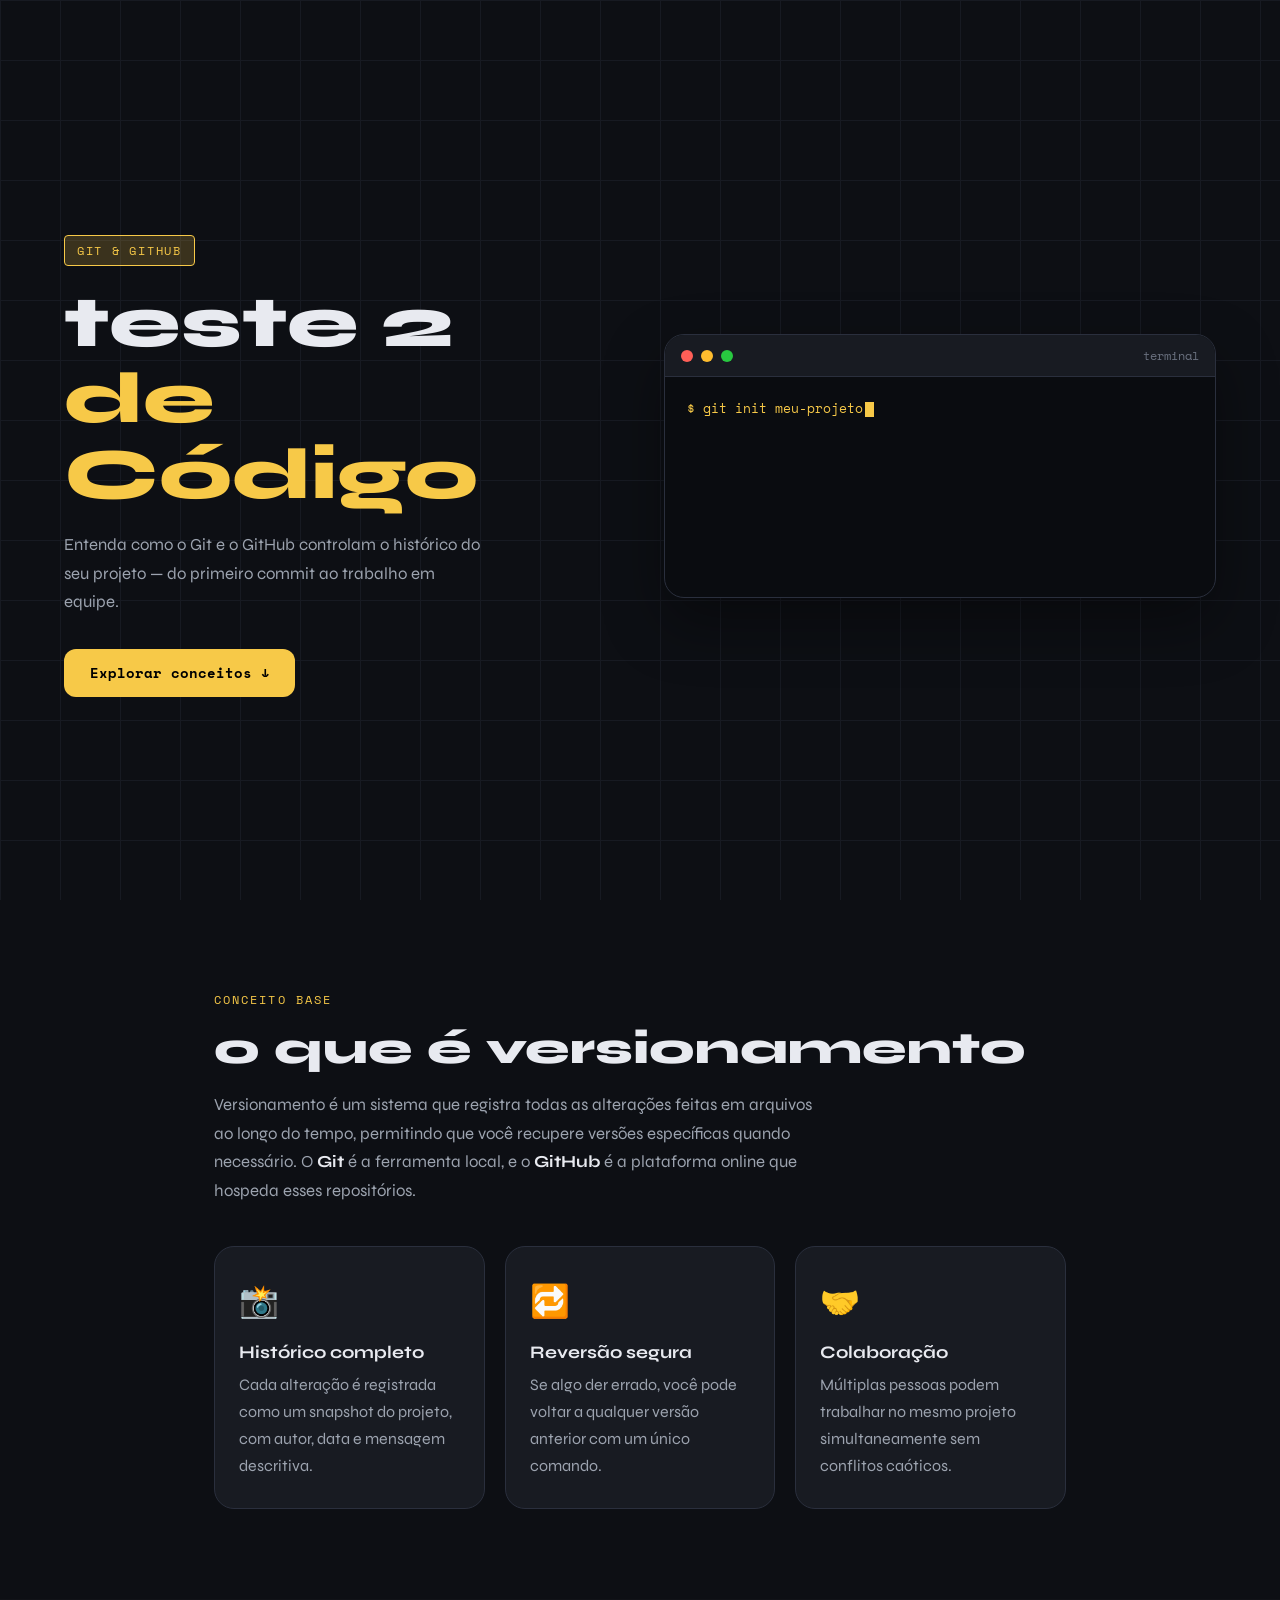
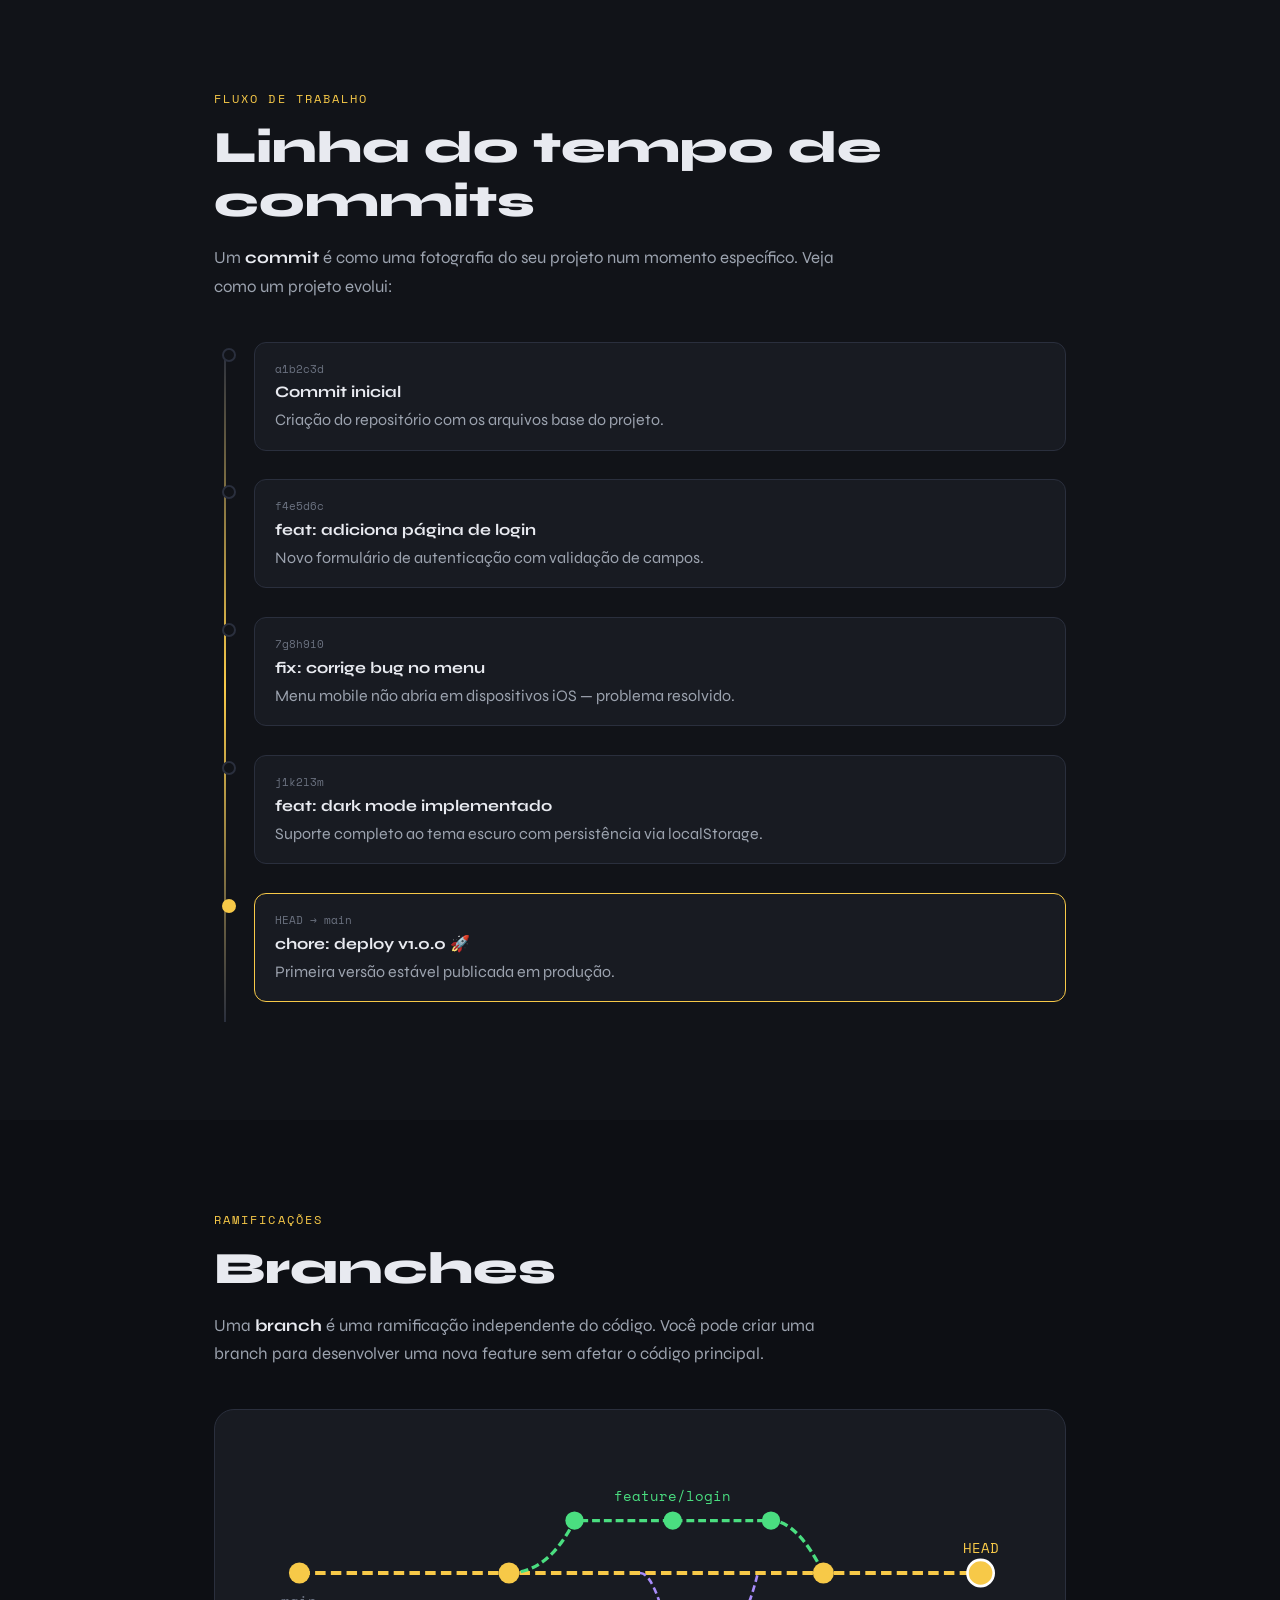
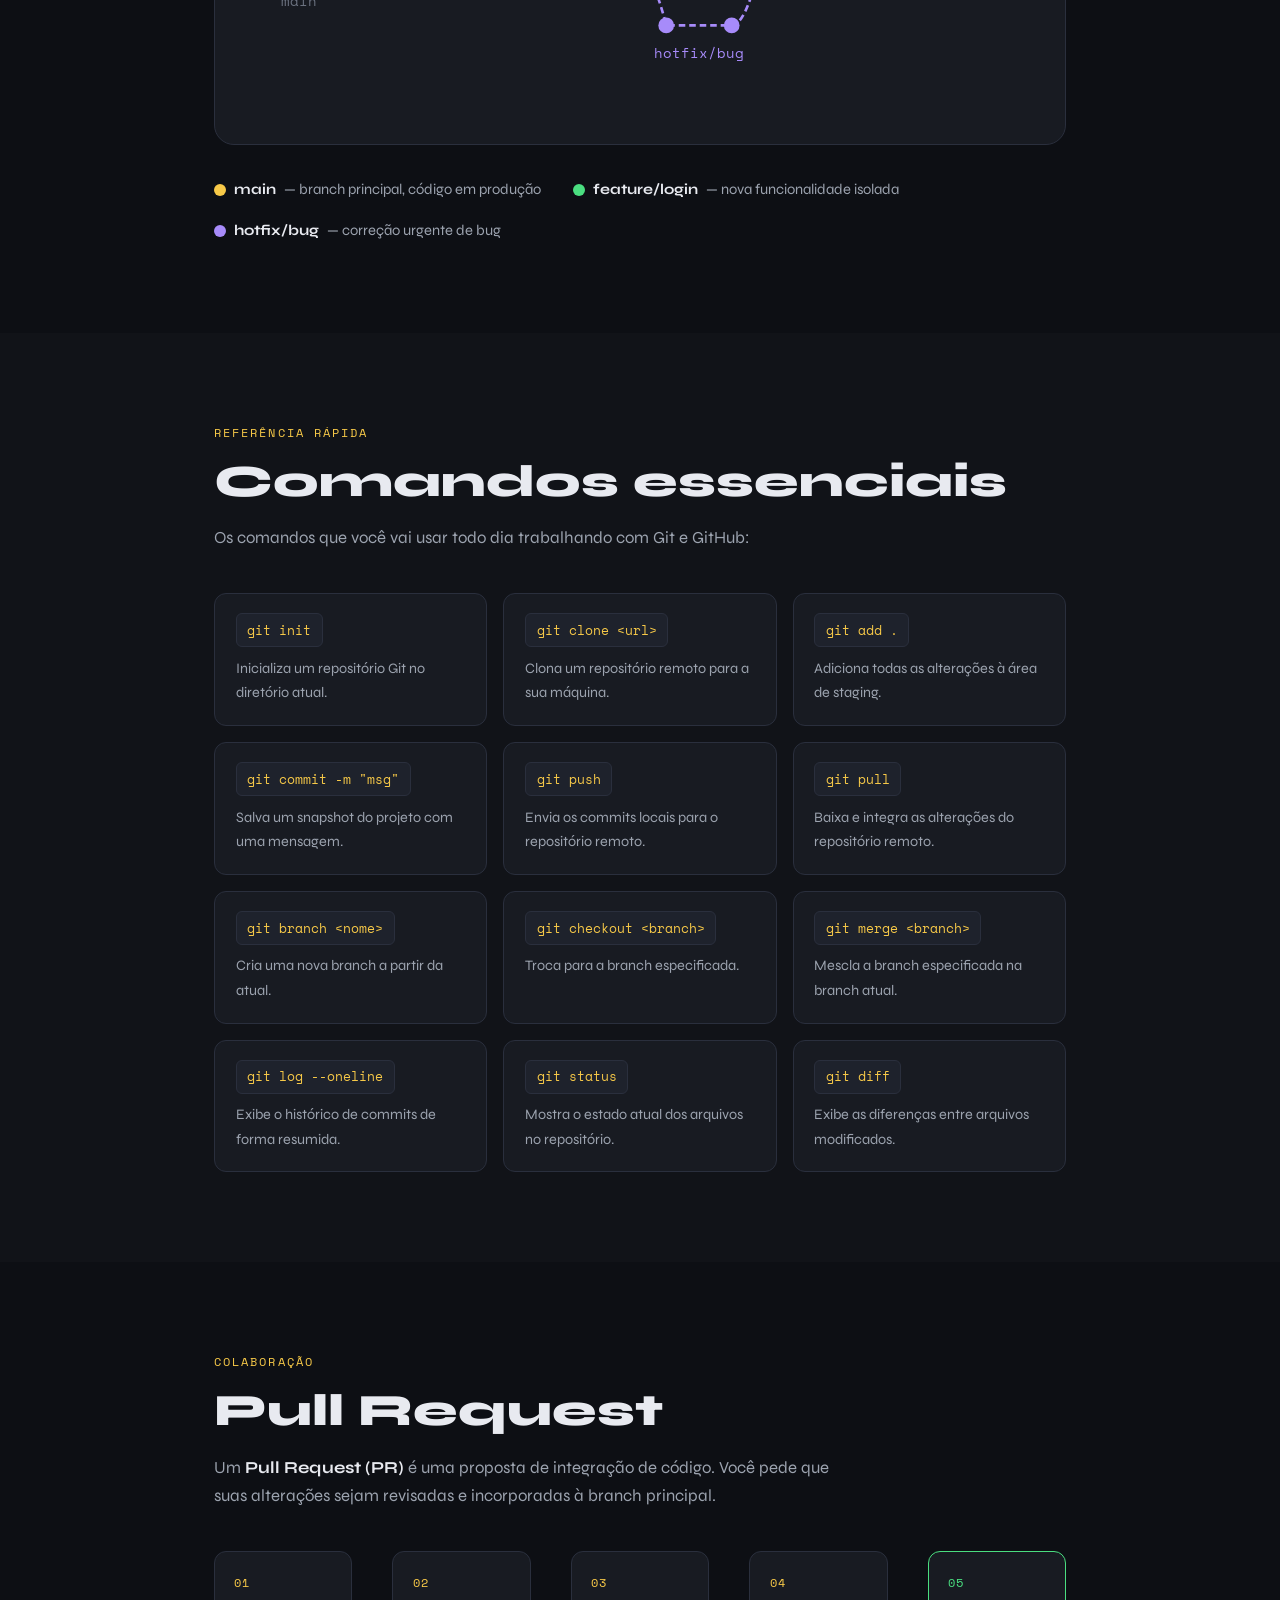
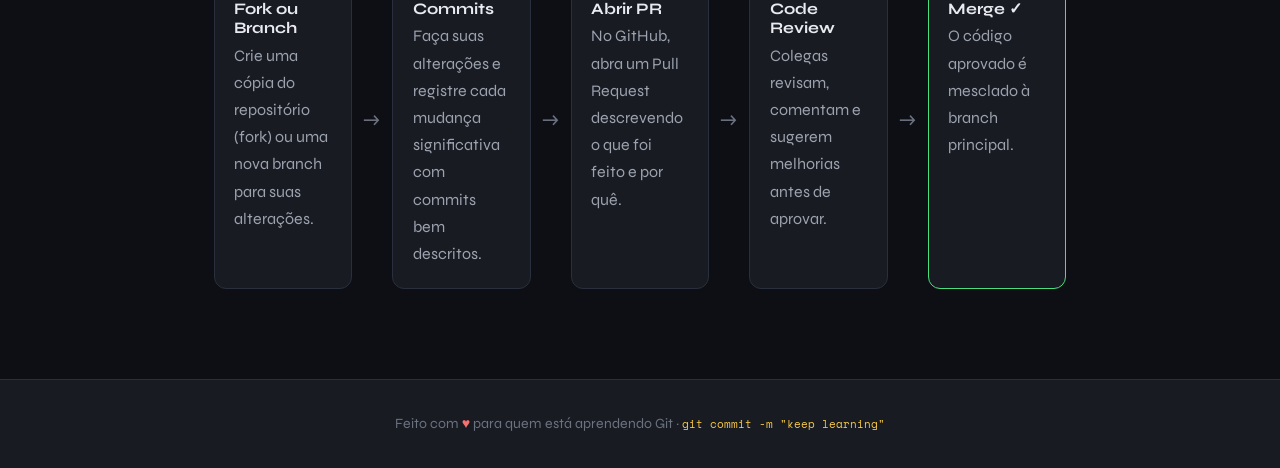
<file: index.html>
<!DOCTYPE html>
<html lang="pt-BR">
<head>
  <meta charset="UTF-8" />
  <meta name="viewport" content="width=device-width, initial-scale=1.0" />
  <title>Versionamento no GitHub</title>
  <link rel="preconnect" href="https://fonts.googleapis.com">
  <link href="https://fonts.googleapis.com/css2?family=Space+Mono:wght@400;700&family=Syne:wght@400;700;800&display=swap" rel="stylesheet">
  <link rel="stylesheet" href="style.css" />
</head>
<body>

  <!-- HERO -->
  <header class="hero">
    <div class="hero-bg-grid"></div>
    <div class="hero-content">
      <div class="badge">git & github</div>
      <h1 class="hero-title">
        teste 2<br/>
        <span class="accent">de Código</span>
      </h1>
      <p class="hero-sub">Entenda como o Git e o GitHub controlam o histórico do seu projeto — do primeiro commit ao trabalho em equipe.</p>
      <a href="#conceitos" class="btn-hero">Explorar conceitos ↓</a>
    </div>
    <div class="hero-terminal" aria-hidden="true">
      <div class="terminal-bar">
        <span class="dot red"></span><span class="dot yellow"></span><span class="dot green"></span>
        <span class="terminal-title">terminal</span>
      </div>
      <div class="terminal-body" id="terminal-body"></div>
    </div>
  </header>

  <!-- O QUE É VERSIONAMENTO -->
  <section class="section" id="conceitos">
    <div class="container">
      <div class="section-label">conceito base</div>
      <h2>o que é versionamento</h2>
      <p class="section-desc">Versionamento é um sistema que registra todas as alterações feitas em arquivos ao longo do tempo, permitindo que você recupere versões específicas quando necessário. O <strong>Git</strong> é a ferramenta local, e o <strong>GitHub</strong> é a plataforma online que hospeda esses repositórios.</p>

      <div class="cards-grid">
        <div class="card" data-delay="0">
          <div class="card-icon">📸</div>
          <h3>Histórico completo</h3>
          <p>Cada alteração é registrada como um snapshot do projeto, com autor, data e mensagem descritiva.</p>
        </div>
        <div class="card" data-delay="100">
          <div class="card-icon">🔁</div>
          <h3>Reversão segura</h3>
          <p>Se algo der errado, você pode voltar a qualquer versão anterior com um único comando.</p>
        </div>
        <div class="card" data-delay="200">
          <div class="card-icon">🤝</div>
          <h3>Colaboração</h3>
          <p>Múltiplas pessoas podem trabalhar no mesmo projeto simultaneamente sem conflitos caóticos.</p>
        </div>
      </div>
    </div>
  </section>

  <!-- LINHA DO TEMPO DE COMMITS -->
  <section class="section section-dark" id="commits">
    <div class="container">
      <div class="section-label">fluxo de trabalho</div>
      <h2>Linha do tempo de commits</h2>
      <p class="section-desc">Um <strong>commit</strong> é como uma fotografia do seu projeto num momento específico. Veja como um projeto evolui:</p>

      <div class="timeline" id="timeline">
        <div class="timeline-line"></div>
        <div class="timeline-item" data-index="0">
          <div class="t-dot"></div>
          <div class="t-card">
            <span class="t-hash">a1b2c3d</span>
            <h4>Commit inicial</h4>
            <p>Criação do repositório com os arquivos base do projeto.</p>
          </div>
        </div>
        <div class="timeline-item" data-index="1">
          <div class="t-dot"></div>
          <div class="t-card">
            <span class="t-hash">f4e5d6c</span>
            <h4>feat: adiciona página de login</h4>
            <p>Novo formulário de autenticação com validação de campos.</p>
          </div>
        </div>
        <div class="timeline-item" data-index="2">
          <div class="t-dot"></div>
          <div class="t-card">
            <span class="t-hash">7g8h9i0</span>
            <h4>fix: corrige bug no menu</h4>
            <p>Menu mobile não abria em dispositivos iOS — problema resolvido.</p>
          </div>
        </div>
        <div class="timeline-item" data-index="3">
          <div class="t-dot"></div>
          <div class="t-card">
            <span class="t-hash">j1k2l3m</span>
            <h4>feat: dark mode implementado</h4>
            <p>Suporte completo ao tema escuro com persistência via localStorage.</p>
          </div>
        </div>
        <div class="timeline-item" data-index="4">
          <div class="t-dot active"></div>
          <div class="t-card t-card-active">
            <span class="t-hash">HEAD → main</span>
            <h4>chore: deploy v1.0.0 🚀</h4>
            <p>Primeira versão estável publicada em produção.</p>
          </div>
        </div>
      </div>
    </div>
  </section>

  <!-- BRANCHES -->
  <section class="section" id="branches">
    <div class="container">
      <div class="section-label">ramificações</div>
      <h2>Branches</h2>
      <p class="section-desc">Uma <strong>branch</strong> é uma ramificação independente do código. Você pode criar uma branch para desenvolver uma nova feature sem afetar o código principal.</p>

      <div class="branch-visual">
        <div class="branch-svg-wrap">
          <svg viewBox="0 0 600 200" xmlns="http://www.w3.org/2000/svg" class="branch-svg">
            <!-- main line -->
            <line x1="40" y1="100" x2="560" y2="100" stroke="var(--accent)" stroke-width="3" stroke-dasharray="8 4"/>
            <!-- feature branch -->
            <path d="M 200 100 Q 230 100 250 60 L 400 60 Q 420 60 440 100" stroke="var(--green)" stroke-width="2.5" fill="none" stroke-dasharray="6 3"/>
            <!-- hotfix branch -->
            <path d="M 300 100 Q 310 100 320 140 L 370 140 Q 380 140 390 100" stroke="var(--purple)" stroke-width="2" fill="none" stroke-dasharray="5 3"/>
            <!-- dots main -->
            <circle cx="40" cy="100" r="8" fill="var(--accent)"/>
            <circle cx="200" cy="100" r="8" fill="var(--accent)"/>
            <circle cx="440" cy="100" r="8" fill="var(--accent)"/>
            <circle cx="560" cy="100" r="10" fill="var(--accent)" stroke="white" stroke-width="2"/>
            <!-- dots feature -->
            <circle cx="250" cy="60" r="7" fill="var(--green)"/>
            <circle cx="325" cy="60" r="7" fill="var(--green)"/>
            <circle cx="400" cy="60" r="7" fill="var(--green)"/>
            <!-- dots hotfix -->
            <circle cx="320" cy="140" r="6" fill="var(--purple)"/>
            <circle cx="370" cy="140" r="6" fill="var(--purple)"/>
            <!-- labels -->
            <text x="40" y="125" fill="var(--text-muted)" font-size="11" font-family="Space Mono" text-anchor="middle">main</text>
            <text x="325" y="45" fill="var(--green)" font-size="11" font-family="Space Mono" text-anchor="middle">feature/login</text>
            <text x="345" y="165" fill="var(--purple)" font-size="11" font-family="Space Mono" text-anchor="middle">hotfix/bug</text>
            <text x="560" y="85" fill="var(--accent)" font-size="11" font-family="Space Mono" text-anchor="middle">HEAD</text>
          </svg>
        </div>

        <div class="branch-legend">
          <div class="legend-item"><span class="legend-dot" style="background:var(--accent)"></span> <strong>main</strong> — branch principal, código em produção</div>
          <div class="legend-item"><span class="legend-dot" style="background:var(--green)"></span> <strong>feature/login</strong> — nova funcionalidade isolada</div>
          <div class="legend-item"><span class="legend-dot" style="background:var(--purple)"></span> <strong>hotfix/bug</strong> — correção urgente de bug</div>
        </div>
      </div>
    </div>
  </section>

  <!-- COMANDOS ESSENCIAIS -->
  <section class="section section-dark" id="comandos">
    <div class="container">
      <div class="section-label">referência rápida</div>
      <h2>Comandos essenciais</h2>
      <p class="section-desc">Os comandos que você vai usar todo dia trabalhando com Git e GitHub:</p>

      <div class="commands-grid" id="commands-grid">
        <!-- preenchido por JS -->
      </div>
    </div>
  </section>

  <!-- FLUXO PULL REQUEST -->
  <section class="section" id="pr">
    <div class="container">
      <div class="section-label">colaboração</div>
      <h2>Pull Request</h2>
      <p class="section-desc">Um <strong>Pull Request (PR)</strong> é uma proposta de integração de código. Você pede que suas alterações sejam revisadas e incorporadas à branch principal.</p>

      <div class="pr-steps">
        <div class="pr-step">
          <div class="pr-num">01</div>
          <div class="pr-info">
            <h4>Fork ou Branch</h4>
            <p>Crie uma cópia do repositório (fork) ou uma nova branch para suas alterações.</p>
          </div>
        </div>
        <div class="pr-arrow">→</div>
        <div class="pr-step">
          <div class="pr-num">02</div>
          <div class="pr-info">
            <h4>Commits</h4>
            <p>Faça suas alterações e registre cada mudança significativa com commits bem descritos.</p>
          </div>
        </div>
        <div class="pr-arrow">→</div>
        <div class="pr-step">
          <div class="pr-num">03</div>
          <div class="pr-info">
            <h4>Abrir PR</h4>
            <p>No GitHub, abra um Pull Request descrevendo o que foi feito e por quê.</p>
          </div>
        </div>
        <div class="pr-arrow">→</div>
        <div class="pr-step">
          <div class="pr-num">04</div>
          <div class="pr-info">
            <h4>Code Review</h4>
            <p>Colegas revisam, comentam e sugerem melhorias antes de aprovar.</p>
          </div>
        </div>
        <div class="pr-arrow">→</div>
        <div class="pr-step pr-step-final">
          <div class="pr-num">05</div>
          <div class="pr-info">
            <h4>Merge ✓</h4>
            <p>O código aprovado é mesclado à branch principal.</p>
          </div>
        </div>
      </div>
    </div>
  </section>

  <!-- FOOTER -->
  <footer class="footer">
    <div class="container">
      <p>Feito com <span class="heart">♥</span> para quem está aprendendo Git · <span class="mono">git commit -m "keep learning"</span></p>
    </div>
  </footer>

  <script src="script.js"></script>
</body>
</html>
</file>
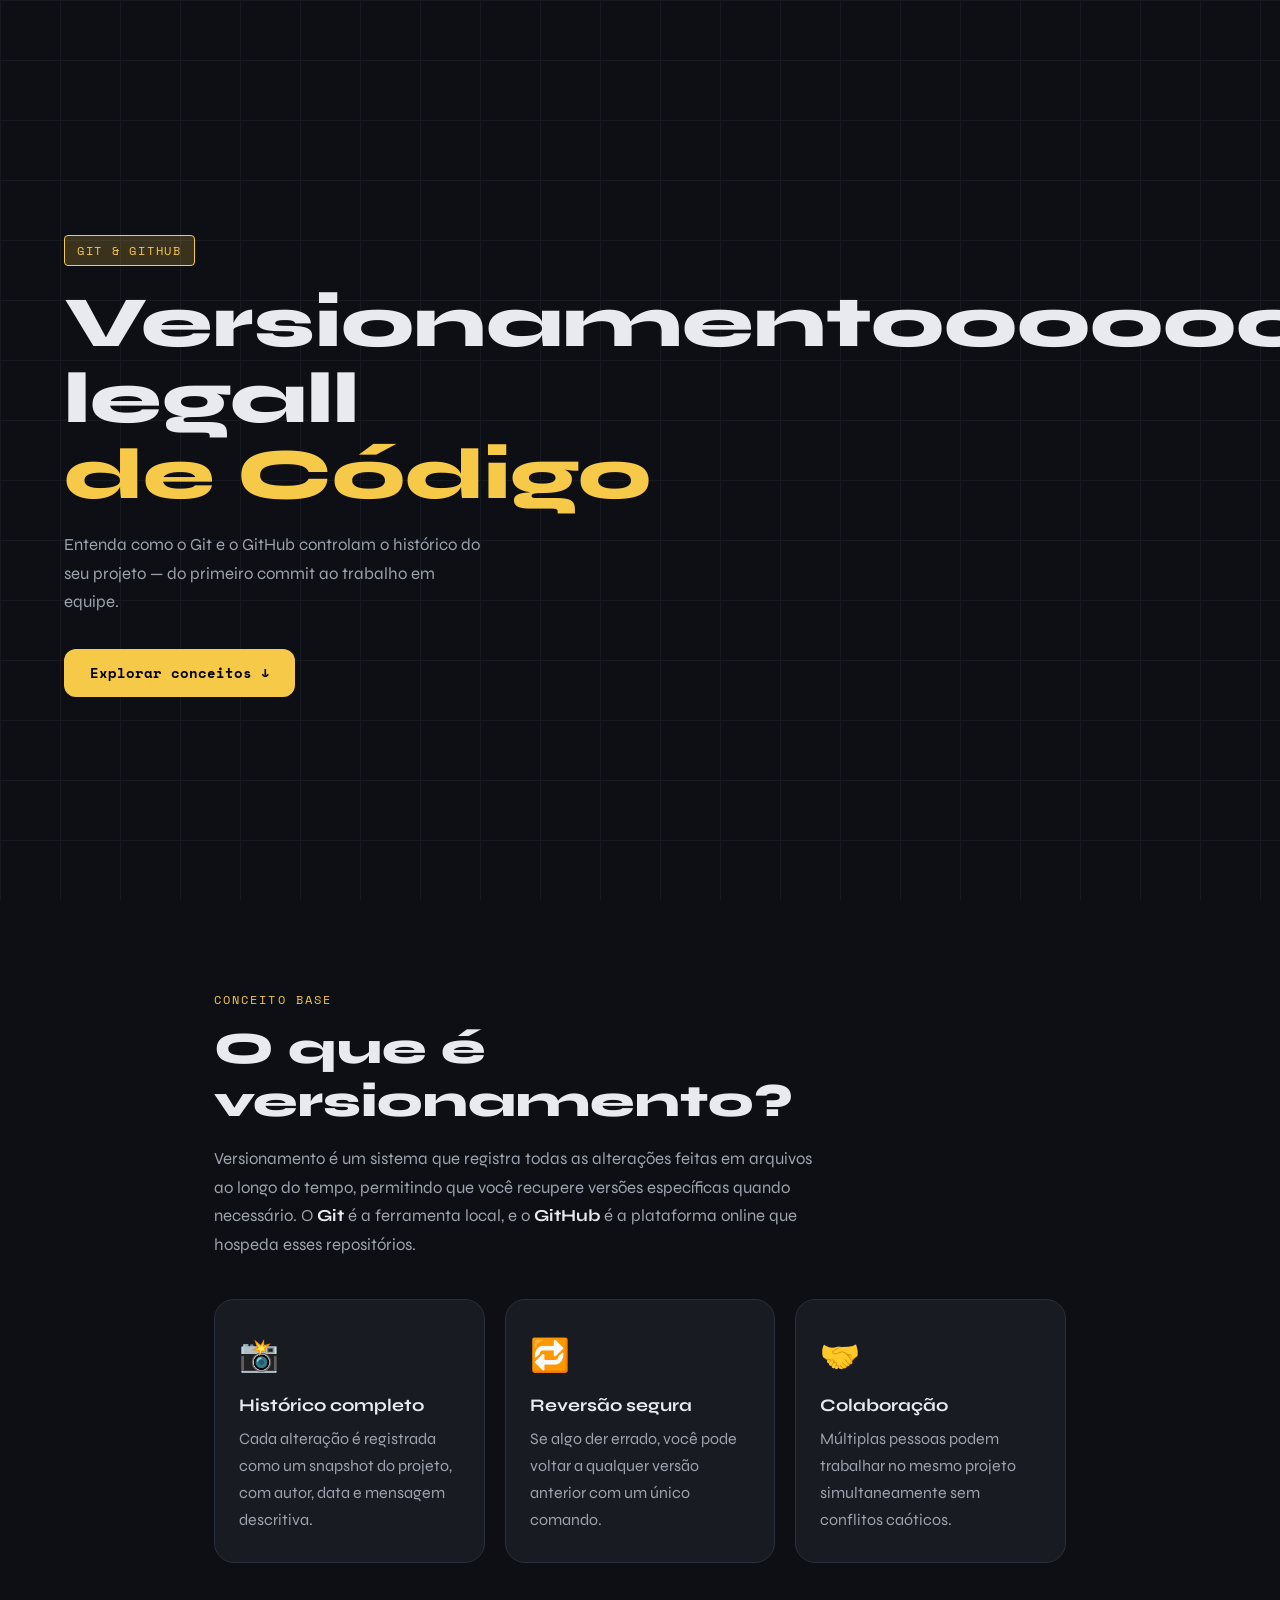
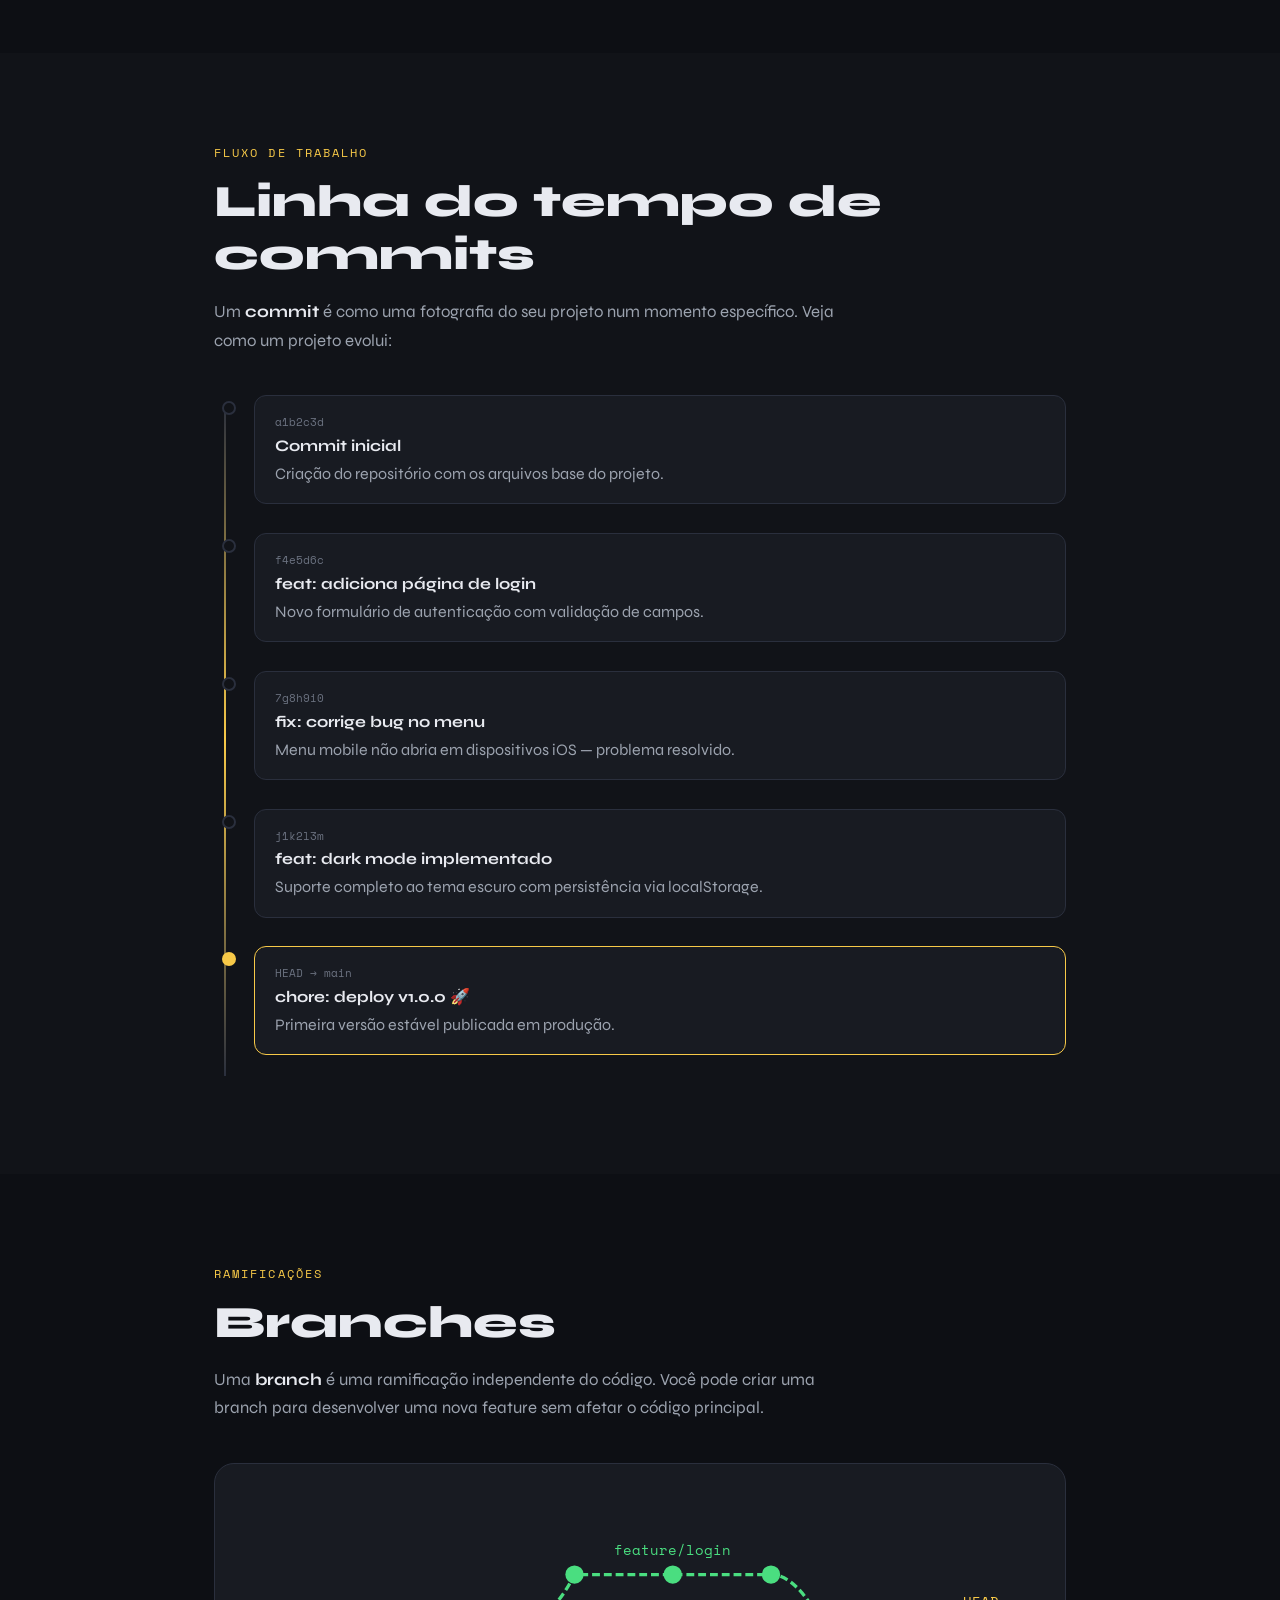
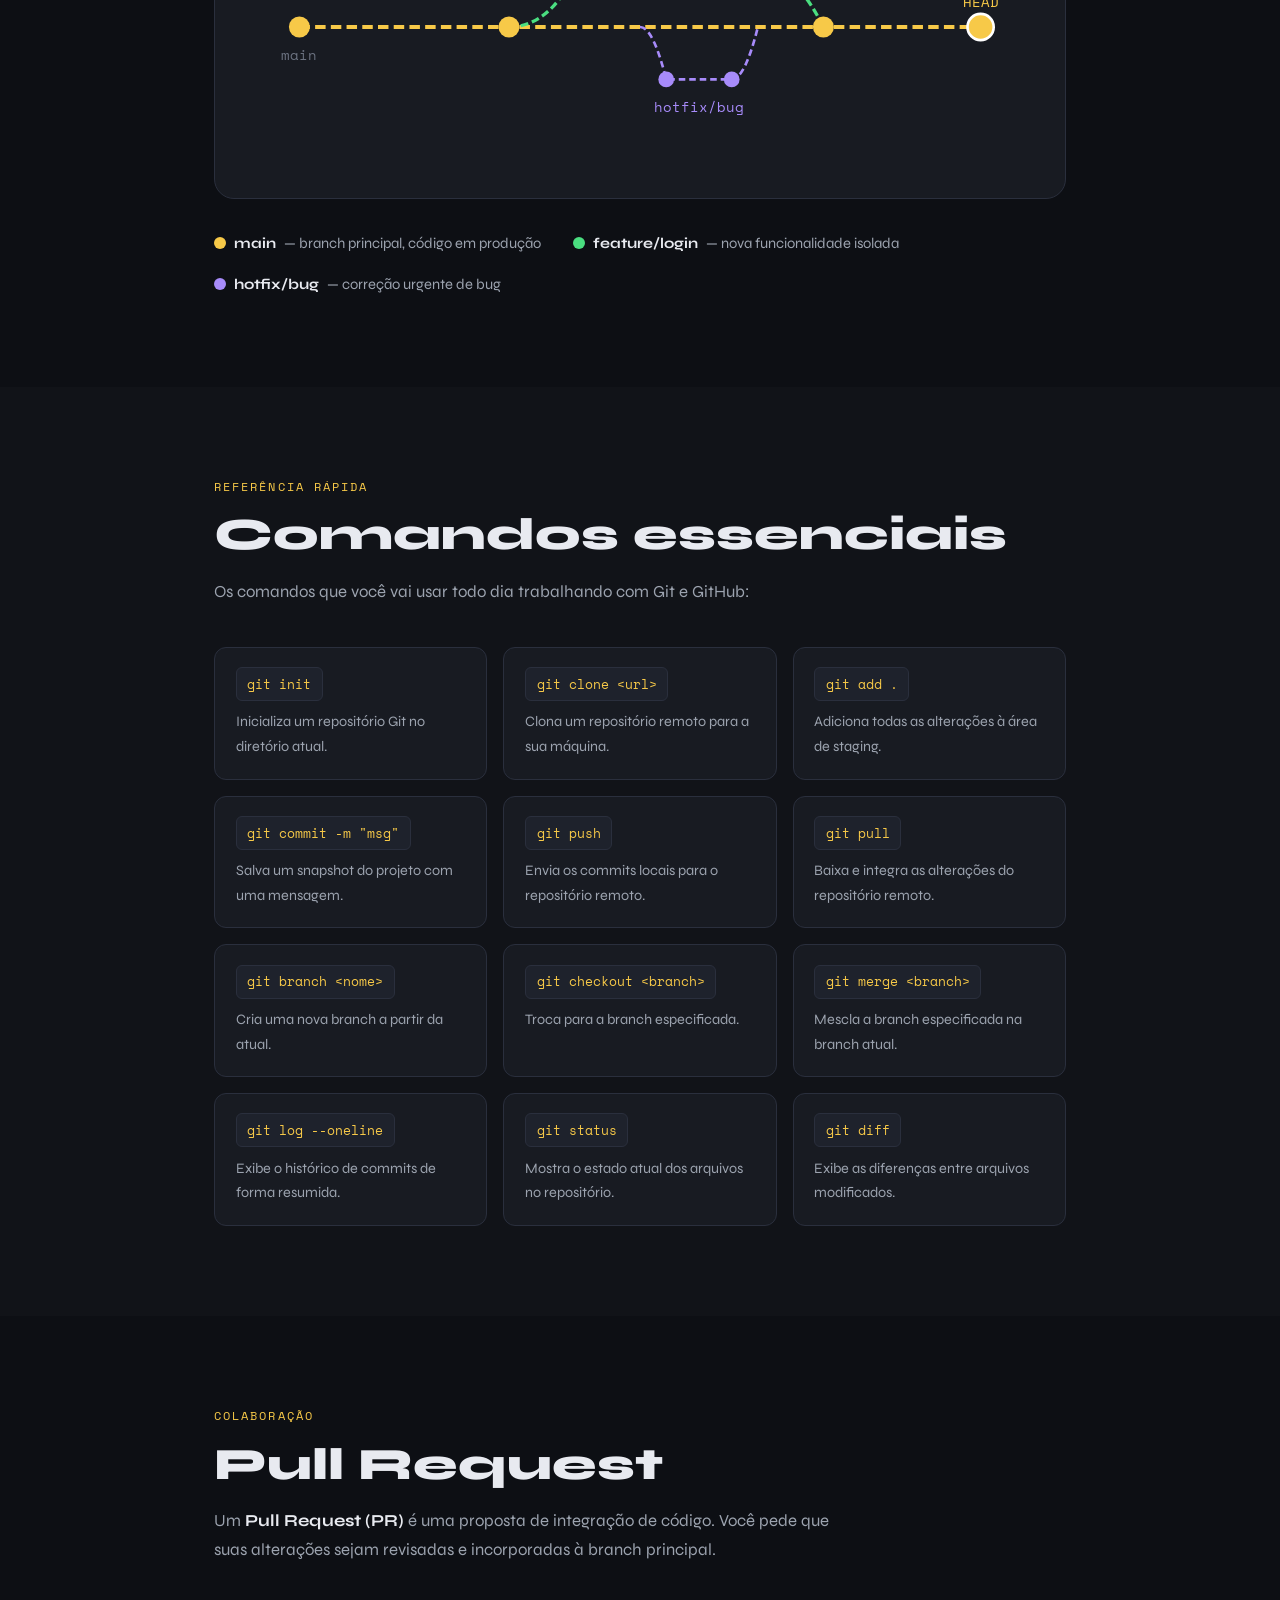
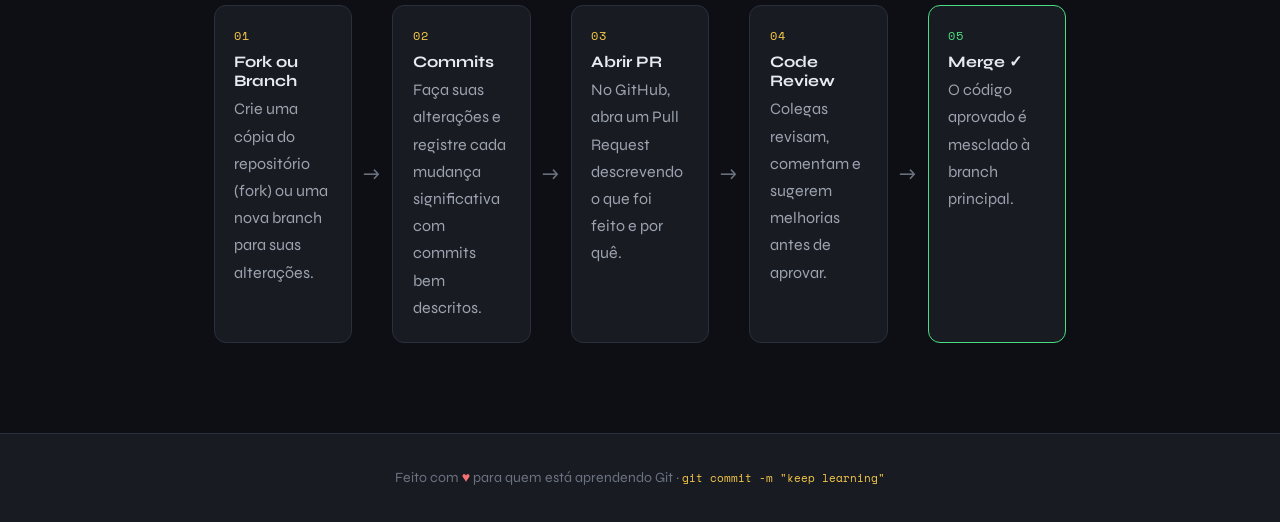
<file: versionamento/index.html>
<!DOCTYPE html>
<html lang="pt-BR">
<head>
  <meta charset="UTF-8" />
  <meta name="viewport" content="width=device-width, initial-scale=1.0" />
  <title>Versionamento no GitHub</title>
  <link rel="preconnect" href="https://fonts.googleapis.com">
  <link href="https://fonts.googleapis.com/css2?family=Space+Mono:wght@400;700&family=Syne:wght@400;700;800&display=swap" rel="stylesheet">
  <link rel="stylesheet" href="style.css" />
</head>
<body>

  <!-- HERO -->
  <header class="hero">
    <div class="hero-bg-grid"></div>
    <div class="hero-content">
      <div class="badge">git & github</div>
      <h1 class="hero-title">
        Versionamentoooooo legall<br/>
        <span class="accent">de Código</span>
      </h1>
      <p class="hero-sub">Entenda como o Git e o GitHub controlam o histórico do seu projeto — do primeiro commit ao trabalho em equipe.</p>
      <a href="#conceitos" class="btn-hero">Explorar conceitos ↓</a>
    </div>
    <div class="hero-terminal" aria-hidden="true">
      <div class="terminal-bar">
        <span class="dot red"></span><span class="dot yellow"></span><span class="dot green"></span>
        <span class="terminal-title">terminal</span>
      </div>
      <div class="terminal-body" id="terminal-body"></div>
    </div>
  </header>

  <!-- O QUE É VERSIONAMENTO -->
  <section class="section" id="conceitos">
    <div class="container">
      <div class="section-label">conceito base</div>
      <h2>O que é versionamento?</h2>
      <p class="section-desc">Versionamento é um sistema que registra todas as alterações feitas em arquivos ao longo do tempo, permitindo que você recupere versões específicas quando necessário. O <strong>Git</strong> é a ferramenta local, e o <strong>GitHub</strong> é a plataforma online que hospeda esses repositórios.</p>

      <div class="cards-grid">
        <div class="card" data-delay="0">
          <div class="card-icon">📸</div>
          <h3>Histórico completo</h3>
          <p>Cada alteração é registrada como um snapshot do projeto, com autor, data e mensagem descritiva.</p>
        </div>
        <div class="card" data-delay="100">
          <div class="card-icon">🔁</div>
          <h3>Reversão segura</h3>
          <p>Se algo der errado, você pode voltar a qualquer versão anterior com um único comando.</p>
        </div>
        <div class="card" data-delay="200">
          <div class="card-icon">🤝</div>
          <h3>Colaboração</h3>
          <p>Múltiplas pessoas podem trabalhar no mesmo projeto simultaneamente sem conflitos caóticos.</p>
        </div>
      </div>
    </div>
  </section>

  <!-- LINHA DO TEMPO DE COMMITS -->
  <section class="section section-dark" id="commits">
    <div class="container">
      <div class="section-label">fluxo de trabalho</div>
      <h2>Linha do tempo de commits</h2>
      <p class="section-desc">Um <strong>commit</strong> é como uma fotografia do seu projeto num momento específico. Veja como um projeto evolui:</p>

      <div class="timeline" id="timeline">
        <div class="timeline-line"></div>
        <div class="timeline-item" data-index="0">
          <div class="t-dot"></div>
          <div class="t-card">
            <span class="t-hash">a1b2c3d</span>
            <h4>Commit inicial</h4>
            <p>Criação do repositório com os arquivos base do projeto.</p>
          </div>
        </div>
        <div class="timeline-item" data-index="1">
          <div class="t-dot"></div>
          <div class="t-card">
            <span class="t-hash">f4e5d6c</span>
            <h4>feat: adiciona página de login</h4>
            <p>Novo formulário de autenticação com validação de campos.</p>
          </div>
        </div>
        <div class="timeline-item" data-index="2">
          <div class="t-dot"></div>
          <div class="t-card">
            <span class="t-hash">7g8h9i0</span>
            <h4>fix: corrige bug no menu</h4>
            <p>Menu mobile não abria em dispositivos iOS — problema resolvido.</p>
          </div>
        </div>
        <div class="timeline-item" data-index="3">
          <div class="t-dot"></div>
          <div class="t-card">
            <span class="t-hash">j1k2l3m</span>
            <h4>feat: dark mode implementado</h4>
            <p>Suporte completo ao tema escuro com persistência via localStorage.</p>
          </div>
        </div>
        <div class="timeline-item" data-index="4">
          <div class="t-dot active"></div>
          <div class="t-card t-card-active">
            <span class="t-hash">HEAD → main</span>
            <h4>chore: deploy v1.0.0 🚀</h4>
            <p>Primeira versão estável publicada em produção.</p>
          </div>
        </div>
      </div>
    </div>
  </section>

  <!-- BRANCHES -->
  <section class="section" id="branches">
    <div class="container">
      <div class="section-label">ramificações</div>
      <h2>Branches</h2>
      <p class="section-desc">Uma <strong>branch</strong> é uma ramificação independente do código. Você pode criar uma branch para desenvolver uma nova feature sem afetar o código principal.</p>

      <div class="branch-visual">
        <div class="branch-svg-wrap">
          <svg viewBox="0 0 600 200" xmlns="http://www.w3.org/2000/svg" class="branch-svg">
            <!-- main line -->
            <line x1="40" y1="100" x2="560" y2="100" stroke="var(--accent)" stroke-width="3" stroke-dasharray="8 4"/>
            <!-- feature branch -->
            <path d="M 200 100 Q 230 100 250 60 L 400 60 Q 420 60 440 100" stroke="var(--green)" stroke-width="2.5" fill="none" stroke-dasharray="6 3"/>
            <!-- hotfix branch -->
            <path d="M 300 100 Q 310 100 320 140 L 370 140 Q 380 140 390 100" stroke="var(--purple)" stroke-width="2" fill="none" stroke-dasharray="5 3"/>
            <!-- dots main -->
            <circle cx="40" cy="100" r="8" fill="var(--accent)"/>
            <circle cx="200" cy="100" r="8" fill="var(--accent)"/>
            <circle cx="440" cy="100" r="8" fill="var(--accent)"/>
            <circle cx="560" cy="100" r="10" fill="var(--accent)" stroke="white" stroke-width="2"/>
            <!-- dots feature -->
            <circle cx="250" cy="60" r="7" fill="var(--green)"/>
            <circle cx="325" cy="60" r="7" fill="var(--green)"/>
            <circle cx="400" cy="60" r="7" fill="var(--green)"/>
            <!-- dots hotfix -->
            <circle cx="320" cy="140" r="6" fill="var(--purple)"/>
            <circle cx="370" cy="140" r="6" fill="var(--purple)"/>
            <!-- labels -->
            <text x="40" y="125" fill="var(--text-muted)" font-size="11" font-family="Space Mono" text-anchor="middle">main</text>
            <text x="325" y="45" fill="var(--green)" font-size="11" font-family="Space Mono" text-anchor="middle">feature/login</text>
            <text x="345" y="165" fill="var(--purple)" font-size="11" font-family="Space Mono" text-anchor="middle">hotfix/bug</text>
            <text x="560" y="85" fill="var(--accent)" font-size="11" font-family="Space Mono" text-anchor="middle">HEAD</text>
          </svg>
        </div>

        <div class="branch-legend">
          <div class="legend-item"><span class="legend-dot" style="background:var(--accent)"></span> <strong>main</strong> — branch principal, código em produção</div>
          <div class="legend-item"><span class="legend-dot" style="background:var(--green)"></span> <strong>feature/login</strong> — nova funcionalidade isolada</div>
          <div class="legend-item"><span class="legend-dot" style="background:var(--purple)"></span> <strong>hotfix/bug</strong> — correção urgente de bug</div>
        </div>
      </div>
    </div>
  </section>

  <!-- COMANDOS ESSENCIAIS -->
  <section class="section section-dark" id="comandos">
    <div class="container">
      <div class="section-label">referência rápida</div>
      <h2>Comandos essenciais</h2>
      <p class="section-desc">Os comandos que você vai usar todo dia trabalhando com Git e GitHub:</p>

      <div class="commands-grid" id="commands-grid">
        <!-- preenchido por JS -->
      </div>
    </div>
  </section>

  <!-- FLUXO PULL REQUEST -->
  <section class="section" id="pr">
    <div class="container">
      <div class="section-label">colaboração</div>
      <h2>Pull Request</h2>
      <p class="section-desc">Um <strong>Pull Request (PR)</strong> é uma proposta de integração de código. Você pede que suas alterações sejam revisadas e incorporadas à branch principal.</p>

      <div class="pr-steps">
        <div class="pr-step">
          <div class="pr-num">01</div>
          <div class="pr-info">
            <h4>Fork ou Branch</h4>
            <p>Crie uma cópia do repositório (fork) ou uma nova branch para suas alterações.</p>
          </div>
        </div>
        <div class="pr-arrow">→</div>
        <div class="pr-step">
          <div class="pr-num">02</div>
          <div class="pr-info">
            <h4>Commits</h4>
            <p>Faça suas alterações e registre cada mudança significativa com commits bem descritos.</p>
          </div>
        </div>
        <div class="pr-arrow">→</div>
        <div class="pr-step">
          <div class="pr-num">03</div>
          <div class="pr-info">
            <h4>Abrir PR</h4>
            <p>No GitHub, abra um Pull Request descrevendo o que foi feito e por quê.</p>
          </div>
        </div>
        <div class="pr-arrow">→</div>
        <div class="pr-step">
          <div class="pr-num">04</div>
          <div class="pr-info">
            <h4>Code Review</h4>
            <p>Colegas revisam, comentam e sugerem melhorias antes de aprovar.</p>
          </div>
        </div>
        <div class="pr-arrow">→</div>
        <div class="pr-step pr-step-final">
          <div class="pr-num">05</div>
          <div class="pr-info">
            <h4>Merge ✓</h4>
            <p>O código aprovado é mesclado à branch principal.</p>
          </div>
        </div>
      </div>
    </div>
  </section>

  <!-- FOOTER -->
  <footer class="footer">
    <div class="container">
      <p>Feito com <span class="heart">♥</span> para quem está aprendendo Git · <span class="mono">git commit -m "keep learning"</span></p>
    </div>
  </footer>

  <script src="script.js"></script>
</body>
</html>
</file>
<file: style.css>
/* ============================================================
   RESET & VARIABLES
   ============================================================ */
*, *::before, *::after { box-sizing: border-box; margin: 0; padding: 0; }

:root {
  --bg:          #0d0f14;
  --bg-alt:      #111318;
  --surface:     #181b22;
  --surface2:    #1e222c;
  --border:      #2a2f3d;
  --accent:      #f7c948;
  --accent-dim:  #f7c94830;
  --green:       #4ade80;
  --purple:      #a78bfa;
  --text:        #e8eaf0;
  --text-muted:  #6b7280;
  --text-soft:   #9ca3af;
  --font-mono:   'Space Mono', monospace;
  --font-sans:   'Syne', sans-serif;
  --radius:      12px;
  --radius-lg:   20px;
}

html { scroll-behavior: smooth; }

body {
  background: var(--bg);
  color: var(--text);
  font-family: var(--font-sans);
  font-size: 16px;
  line-height: 1.7;
  overflow-x: hidden;
}

::selection { background: var(--accent); color: #000; }

/* ============================================================
   TYPOGRAPHY
   ============================================================ */
h1, h2, h3, h4 { line-height: 1.2; font-family: var(--font-sans); }
h2 { font-size: clamp(1.8rem, 4vw, 2.8rem); font-weight: 800; margin-bottom: 1rem; }
h3 { font-size: 1.1rem; font-weight: 700; margin-bottom: .5rem; }
h4 { font-size: 1rem; font-weight: 700; margin-bottom: .3rem; }
p  { color: var(--text-soft); }
strong { color: var(--text); }
.mono { font-family: var(--font-mono); font-size: .85em; }

/* ============================================================
   LAYOUT
   ============================================================ */
.container { max-width: 900px; margin: 0 auto; padding: 0 1.5rem; }

.section { padding: 90px 0; }
.section-dark { background: var(--bg-alt); }

.section-label {
  font-family: var(--font-mono);
  font-size: .72rem;
  letter-spacing: .18em;
  text-transform: uppercase;
  color: var(--accent);
  margin-bottom: .75rem;
}
.section-desc {
  font-size: 1.05rem;
  color: var(--text-soft);
  max-width: 620px;
  margin-bottom: 2.5rem;
}

/* ============================================================
   HERO
   ============================================================ */
.hero {
  min-height: 100vh;
  display: grid;
  grid-template-columns: 1fr 1fr;
  align-items: center;
  gap: 3rem;
  padding: 6rem 5vw 4rem;
  position: relative;
  overflow: hidden;
}

.hero-bg-grid {
  position: absolute;
  inset: 0;
  background-image:
    linear-gradient(var(--border) 1px, transparent 1px),
    linear-gradient(90deg, var(--border) 1px, transparent 1px);
  background-size: 60px 60px;
  opacity: .35;
  z-index: 0;
}

.hero-content { position: relative; z-index: 1; }

.badge {
  display: inline-block;
  font-family: var(--font-mono);
  font-size: .72rem;
  letter-spacing: .15em;
  text-transform: uppercase;
  padding: .3rem .75rem;
  background: var(--accent-dim);
  border: 1px solid var(--accent);
  border-radius: 4px;
  color: var(--accent);
  margin-bottom: 1.2rem;
}

.hero-title {
  font-size: clamp(2.8rem, 6vw, 4.5rem);
  font-weight: 800;
  line-height: 1.05;
  margin-bottom: 1.2rem;
  color: var(--text);
}
.hero-title .accent { color: var(--accent); }

.hero-sub {
  font-size: 1.05rem;
  color: var(--text-soft);
  margin-bottom: 2rem;
  max-width: 420px;
}

.btn-hero {
  display: inline-block;
  font-family: var(--font-mono);
  font-size: .88rem;
  padding: .75rem 1.6rem;
  background: var(--accent);
  color: #000;
  border-radius: var(--radius);
  text-decoration: none;
  font-weight: 700;
  transition: transform .2s, box-shadow .2s;
}
.btn-hero:hover { transform: translateY(-3px); box-shadow: 0 8px 24px #f7c94840; }

/* Terminal */
.hero-terminal {
  position: relative;
  z-index: 1;
  background: #0a0c10;
  border: 1px solid var(--border);
  border-radius: var(--radius-lg);
  overflow: hidden;
  box-shadow: 0 24px 60px #00000060;
}

.terminal-bar {
  display: flex;
  align-items: center;
  gap: .5rem;
  padding: .7rem 1rem;
  background: var(--surface);
  border-bottom: 1px solid var(--border);
}
.dot { width: 12px; height: 12px; border-radius: 50%; }
.dot.red    { background: #ff5f57; }
.dot.yellow { background: #febc2e; }
.dot.green  { background: #28c840; }
.terminal-title { font-family: var(--font-mono); font-size: .72rem; color: var(--text-muted); margin-left: auto; }

.terminal-body {
  padding: 1.2rem 1.4rem;
  font-family: var(--font-mono);
  font-size: .8rem;
  line-height: 1.9;
  min-height: 220px;
  color: #c9d1d9;
}
.terminal-body .cmd  { color: var(--accent); }
.terminal-body .out  { color: var(--text-soft); }
.terminal-body .ok   { color: var(--green); }
.terminal-body .err  { color: #f87171; }
.terminal-body .cursor {
  display: inline-block;
  width: 9px; height: 15px;
  background: var(--accent);
  animation: blink 1s infinite;
  vertical-align: middle;
  margin-left: 2px;
}
@keyframes blink { 0%,49%{opacity:1} 50%,100%{opacity:0} }

/* ============================================================
   CARDS
   ============================================================ */
.cards-grid {
  display: grid;
  grid-template-columns: repeat(auto-fit, minmax(220px, 1fr));
  gap: 1.25rem;
}

.card {
  background: var(--surface);
  border: 1px solid var(--border);
  border-radius: var(--radius-lg);
  padding: 1.8rem 1.5rem;
  opacity: 0;
  transform: translateY(24px);
  transition: opacity .5s ease, transform .5s ease, border-color .25s;
}
.card.visible { opacity: 1; transform: translateY(0); }
.card:hover { border-color: var(--accent); }

.card-icon { font-size: 2rem; margin-bottom: .75rem; }

/* ============================================================
   TIMELINE
   ============================================================ */
.timeline {
  position: relative;
  padding-left: 2.5rem;
  display: flex;
  flex-direction: column;
  gap: 0;
}
.timeline-line {
  position: absolute;
  left: 10px;
  top: 8px;
  bottom: 8px;
  width: 2px;
  background: linear-gradient(to bottom, var(--border), var(--accent), var(--border));
}

.timeline-item {
  display: flex;
  align-items: flex-start;
  gap: 1rem;
  padding-bottom: 1.8rem;
  position: relative;
  opacity: 0;
  transform: translateX(-20px);
  transition: opacity .4s ease, transform .4s ease;
}
.timeline-item.visible { opacity: 1; transform: translateX(0); }

.t-dot {
  position: absolute;
  left: -2rem;
  top: 6px;
  width: 14px;
  height: 14px;
  border-radius: 50%;
  background: var(--bg-alt);
  border: 2px solid var(--border);
  flex-shrink: 0;
  transition: border-color .3s, background .3s;
}
.t-dot.active { background: var(--accent); border-color: var(--accent); }
.timeline-item:hover .t-dot { border-color: var(--accent); }

.t-card {
  background: var(--surface);
  border: 1px solid var(--border);
  border-radius: var(--radius);
  padding: 1rem 1.25rem;
  flex: 1;
  transition: border-color .25s;
}
.t-card:hover, .t-card-active { border-color: var(--accent); }
.t-hash {
  font-family: var(--font-mono);
  font-size: .7rem;
  color: var(--text-muted);
  display: block;
  margin-bottom: .3rem;
}

/* ============================================================
   BRANCH VISUAL
   ============================================================ */
.branch-visual { display: flex; flex-direction: column; gap: 2rem; }
.branch-svg-wrap {
  background: var(--surface);
  border: 1px solid var(--border);
  border-radius: var(--radius-lg);
  padding: 2rem;
  overflow: hidden;
}
.branch-svg { width: 100%; height: auto; }

.branch-legend {
  display: flex;
  flex-wrap: wrap;
  gap: 1rem 2rem;
}
.legend-item { display: flex; align-items: center; gap: .5rem; font-size: .92rem; color: var(--text-soft); }
.legend-dot { width: 12px; height: 12px; border-radius: 50%; flex-shrink: 0; }

/* ============================================================
   COMMANDS
   ============================================================ */
.commands-grid {
  display: grid;
  grid-template-columns: repeat(auto-fit, minmax(260px, 1fr));
  gap: 1rem;
}

.cmd-card {
  background: var(--surface);
  border: 1px solid var(--border);
  border-radius: var(--radius);
  padding: 1.2rem 1.3rem;
  cursor: default;
  transition: border-color .25s, transform .2s;
  opacity: 0;
  transform: scale(.96);
}
.cmd-card.visible { opacity: 1; transform: scale(1); }
.cmd-card:hover { border-color: var(--accent); transform: scale(1.02); }

.cmd-code {
  font-family: var(--font-mono);
  font-size: .82rem;
  color: var(--accent);
  background: var(--surface2);
  border: 1px solid var(--border);
  border-radius: 6px;
  padding: .3rem .65rem;
  display: inline-block;
  margin-bottom: .6rem;
}
.cmd-desc { font-size: .9rem; color: var(--text-soft); }

/* ============================================================
   PULL REQUEST STEPS
   ============================================================ */
.pr-steps {
  display: flex;
  flex-wrap: wrap;
  align-items: stretch;
  gap: .5rem;
}

.pr-step {
  background: var(--surface);
  border: 1px solid var(--border);
  border-radius: var(--radius);
  padding: 1.3rem 1.2rem;
  flex: 1;
  min-width: 130px;
  transition: border-color .25s, transform .2s;
}
.pr-step:hover { border-color: var(--accent); transform: translateY(-4px); }
.pr-step-final { border-color: var(--green); }
.pr-step-final .pr-num { color: var(--green); }

.pr-num {
  font-family: var(--font-mono);
  font-size: .72rem;
  color: var(--accent);
  letter-spacing: .08em;
  margin-bottom: .4rem;
}
.pr-arrow {
  display: flex;
  align-items: center;
  color: var(--text-muted);
  font-size: 1.3rem;
  padding: 0 .2rem;
}

/* ============================================================
   FOOTER
   ============================================================ */
.footer {
  background: var(--surface);
  border-top: 1px solid var(--border);
  padding: 2rem 0;
  text-align: center;
}
.footer p { font-size: .88rem; color: var(--text-muted); }
.heart { color: #f87171; }
.mono { color: var(--accent); font-family: var(--font-mono); font-size: .8em; }

/* ============================================================
   SCROLL ANIMATIONS
   ============================================================ */
.fade-in {
  opacity: 0;
  transform: translateY(20px);
  transition: opacity .55s ease, transform .55s ease;
}
.fade-in.visible { opacity: 1; transform: translateY(0); }

/* ============================================================
   RESPONSIVE
   ============================================================ */
@media (max-width: 768px) {
  .hero {
    grid-template-columns: 1fr;
    padding-top: 5rem;
    text-align: center;
  }
  .hero-sub { margin: 0 auto 2rem; }
  .hero-terminal { display: none; }
  .pr-steps { flex-direction: column; }
  .pr-arrow { transform: rotate(90deg); align-self: center; }
}
</file>
<file: versionamento/style.css>
/* ============================================================
   RESET & VARIABLES
   ============================================================ */
*, *::before, *::after { box-sizing: border-box; margin: 0; padding: 0; }

:root {
  --bg:          #0d0f14;
  --bg-alt:      #111318;
  --surface:     #181b22;
  --surface2:    #1e222c;
  --border:      #2a2f3d;
  --accent:      #f7c948;
  --accent-dim:  #f7c94830;
  --green:       #4ade80;
  --purple:      #a78bfa;
  --text:        #e8eaf0;
  --text-muted:  #6b7280;
  --text-soft:   #9ca3af;
  --font-mono:   'Space Mono', monospace;
  --font-sans:   'Syne', sans-serif;
  --radius:      12px;
  --radius-lg:   20px;
}

html { scroll-behavior: smooth; }

body {
  background: var(--bg);
  color: var(--text);
  font-family: var(--font-sans);
  font-size: 16px;
  line-height: 1.7;
  overflow-x: hidden;
}

::selection { background: var(--accent); color: #000; }

/* ============================================================
   TYPOGRAPHY
   ============================================================ */
h1, h2, h3, h4 { line-height: 1.2; font-family: var(--font-sans); }
h2 { font-size: clamp(1.8rem, 4vw, 2.8rem); font-weight: 800; margin-bottom: 1rem; }
h3 { font-size: 1.1rem; font-weight: 700; margin-bottom: .5rem; }
h4 { font-size: 1rem; font-weight: 700; margin-bottom: .3rem; }
p  { color: var(--text-soft); }
strong { color: var(--text); }
.mono { font-family: var(--font-mono); font-size: .85em; }

/* ============================================================
   LAYOUT
   ============================================================ */
.container { max-width: 900px; margin: 0 auto; padding: 0 1.5rem; }

.section { padding: 90px 0; }
.section-dark { background: var(--bg-alt); }

.section-label {
  font-family: var(--font-mono);
  font-size: .72rem;
  letter-spacing: .18em;
  text-transform: uppercase;
  color: var(--accent);
  margin-bottom: .75rem;
}
.section-desc {
  font-size: 1.05rem;
  color: var(--text-soft);
  max-width: 620px;
  margin-bottom: 2.5rem;
}

/* ============================================================
   HERO
   ============================================================ */
.hero {
  min-height: 100vh;
  display: grid;
  grid-template-columns: 1fr 1fr;
  align-items: center;
  gap: 3rem;
  padding: 6rem 5vw 4rem;
  position: relative;
  overflow: hidden;
}

.hero-bg-grid {
  position: absolute;
  inset: 0;
  background-image:
    linear-gradient(var(--border) 1px, transparent 1px),
    linear-gradient(90deg, var(--border) 1px, transparent 1px);
  background-size: 60px 60px;
  opacity: .35;
  z-index: 0;
}

.hero-content { position: relative; z-index: 1; }

.badge {
  display: inline-block;
  font-family: var(--font-mono);
  font-size: .72rem;
  letter-spacing: .15em;
  text-transform: uppercase;
  padding: .3rem .75rem;
  background: var(--accent-dim);
  border: 1px solid var(--accent);
  border-radius: 4px;
  color: var(--accent);
  margin-bottom: 1.2rem;
}

.hero-title {
  font-size: clamp(2.8rem, 6vw, 4.5rem);
  font-weight: 800;
  line-height: 1.05;
  margin-bottom: 1.2rem;
  color: var(--text);
}
.hero-title .accent { color: var(--accent); }

.hero-sub {
  font-size: 1.05rem;
  color: var(--text-soft);
  margin-bottom: 2rem;
  max-width: 420px;
}

.btn-hero {
  display: inline-block;
  font-family: var(--font-mono);
  font-size: .88rem;
  padding: .75rem 1.6rem;
  background: var(--accent);
  color: #000;
  border-radius: var(--radius);
  text-decoration: none;
  font-weight: 700;
  transition: transform .2s, box-shadow .2s;
}
.btn-hero:hover { transform: translateY(-3px); box-shadow: 0 8px 24px #f7c94840; }

/* Terminal */
.hero-terminal {
  position: relative;
  z-index: 1;
  background: #0a0c10;
  border: 1px solid var(--border);
  border-radius: var(--radius-lg);
  overflow: hidden;
  box-shadow: 0 24px 60px #00000060;
}

.terminal-bar {
  display: flex;
  align-items: center;
  gap: .5rem;
  padding: .7rem 1rem;
  background: var(--surface);
  border-bottom: 1px solid var(--border);
}
.dot { width: 12px; height: 12px; border-radius: 50%; }
.dot.red    { background: #ff5f57; }
.dot.yellow { background: #febc2e; }
.dot.green  { background: #28c840; }
.terminal-title { font-family: var(--font-mono); font-size: .72rem; color: var(--text-muted); margin-left: auto; }

.terminal-body {
  padding: 1.2rem 1.4rem;
  font-family: var(--font-mono);
  font-size: .8rem;
  line-height: 1.9;
  min-height: 220px;
  color: #c9d1d9;
}
.terminal-body .cmd  { color: var(--accent); }
.terminal-body .out  { color: var(--text-soft); }
.terminal-body .ok   { color: var(--green); }
.terminal-body .err  { color: #f87171; }
.terminal-body .cursor {
  display: inline-block;
  width: 9px; height: 15px;
  background: var(--accent);
  animation: blink 1s infinite;
  vertical-align: middle;
  margin-left: 2px;
}
@keyframes blink { 0%,49%{opacity:1} 50%,100%{opacity:0} }

/* ============================================================
   CARDS
   ============================================================ */
.cards-grid {
  display: grid;
  grid-template-columns: repeat(auto-fit, minmax(220px, 1fr));
  gap: 1.25rem;
}

.card {
  background: var(--surface);
  border: 1px solid var(--border);
  border-radius: var(--radius-lg);
  padding: 1.8rem 1.5rem;
  opacity: 0;
  transform: translateY(24px);
  transition: opacity .5s ease, transform .5s ease, border-color .25s;
}
.card.visible { opacity: 1; transform: translateY(0); }
.card:hover { border-color: var(--accent); }

.card-icon { font-size: 2rem; margin-bottom: .75rem; }

/* ============================================================
   TIMELINE
   ============================================================ */
.timeline {
  position: relative;
  padding-left: 2.5rem;
  display: flex;
  flex-direction: column;
  gap: 0;
}
.timeline-line {
  position: absolute;
  left: 10px;
  top: 8px;
  bottom: 8px;
  width: 2px;
  background: linear-gradient(to bottom, var(--border), var(--accent), var(--border));
}

.timeline-item {
  display: flex;
  align-items: flex-start;
  gap: 1rem;
  padding-bottom: 1.8rem;
  position: relative;
  opacity: 0;
  transform: translateX(-20px);
  transition: opacity .4s ease, transform .4s ease;
}
.timeline-item.visible { opacity: 1; transform: translateX(0); }

.t-dot {
  position: absolute;
  left: -2rem;
  top: 6px;
  width: 14px;
  height: 14px;
  border-radius: 50%;
  background: var(--bg-alt);
  border: 2px solid var(--border);
  flex-shrink: 0;
  transition: border-color .3s, background .3s;
}
.t-dot.active { background: var(--accent); border-color: var(--accent); }
.timeline-item:hover .t-dot { border-color: var(--accent); }

.t-card {
  background: var(--surface);
  border: 1px solid var(--border);
  border-radius: var(--radius);
  padding: 1rem 1.25rem;
  flex: 1;
  transition: border-color .25s;
}
.t-card:hover, .t-card-active { border-color: var(--accent); }
.t-hash {
  font-family: var(--font-mono);
  font-size: .7rem;
  color: var(--text-muted);
  display: block;
  margin-bottom: .3rem;
}

/* ============================================================
   BRANCH VISUAL
   ============================================================ */
.branch-visual { display: flex; flex-direction: column; gap: 2rem; }
.branch-svg-wrap {
  background: var(--surface);
  border: 1px solid var(--border);
  border-radius: var(--radius-lg);
  padding: 2rem;
  overflow: hidden;
}
.branch-svg { width: 100%; height: auto; }

.branch-legend {
  display: flex;
  flex-wrap: wrap;
  gap: 1rem 2rem;
}
.legend-item { display: flex; align-items: center; gap: .5rem; font-size: .92rem; color: var(--text-soft); }
.legend-dot { width: 12px; height: 12px; border-radius: 50%; flex-shrink: 0; }

/* ============================================================
   COMMANDS
   ============================================================ */
.commands-grid {
  display: grid;
  grid-template-columns: repeat(auto-fit, minmax(260px, 1fr));
  gap: 1rem;
}

.cmd-card {
  background: var(--surface);
  border: 1px solid var(--border);
  border-radius: var(--radius);
  padding: 1.2rem 1.3rem;
  cursor: default;
  transition: border-color .25s, transform .2s;
  opacity: 0;
  transform: scale(.96);
}
.cmd-card.visible { opacity: 1; transform: scale(1); }
.cmd-card:hover { border-color: var(--accent); transform: scale(1.02); }

.cmd-code {
  font-family: var(--font-mono);
  font-size: .82rem;
  color: var(--accent);
  background: var(--surface2);
  border: 1px solid var(--border);
  border-radius: 6px;
  padding: .3rem .65rem;
  display: inline-block;
  margin-bottom: .6rem;
}
.cmd-desc { font-size: .9rem; color: var(--text-soft); }

/* ============================================================
   PULL REQUEST STEPS
   ============================================================ */
.pr-steps {
  display: flex;
  flex-wrap: wrap;
  align-items: stretch;
  gap: .5rem;
}

.pr-step {
  background: var(--surface);
  border: 1px solid var(--border);
  border-radius: var(--radius);
  padding: 1.3rem 1.2rem;
  flex: 1;
  min-width: 130px;
  transition: border-color .25s, transform .2s;
}
.pr-step:hover { border-color: var(--accent); transform: translateY(-4px); }
.pr-step-final { border-color: var(--green); }
.pr-step-final .pr-num { color: var(--green); }

.pr-num {
  font-family: var(--font-mono);
  font-size: .72rem;
  color: var(--accent);
  letter-spacing: .08em;
  margin-bottom: .4rem;
}
.pr-arrow {
  display: flex;
  align-items: center;
  color: var(--text-muted);
  font-size: 1.3rem;
  padding: 0 .2rem;
}

/* ============================================================
   FOOTER
   ============================================================ */
.footer {
  background: var(--surface);
  border-top: 1px solid var(--border);
  padding: 2rem 0;
  text-align: center;
}
.footer p { font-size: .88rem; color: var(--text-muted); }
.heart { color: #f87171; }
.mono { color: var(--accent); font-family: var(--font-mono); font-size: .8em; }

/* ============================================================
   SCROLL ANIMATIONS
   ============================================================ */
.fade-in {
  opacity: 0;
  transform: translateY(20px);
  transition: opacity .55s ease, transform .55s ease;
}
.fade-in.visible { opacity: 1; transform: translateY(0); }

/* ============================================================
   RESPONSIVE
   ============================================================ */
@media (max-width: 768px) {
  .hero {
    grid-template-columns: 1fr;
    padding-top: 5rem;
    text-align: center;
  }
  .hero-sub { margin: 0 auto 2rem; }
  .hero-terminal { display: none; }
  .pr-steps { flex-direction: column; }
  .pr-arrow { transform: rotate(90deg); align-self: center; }
}
</file>
